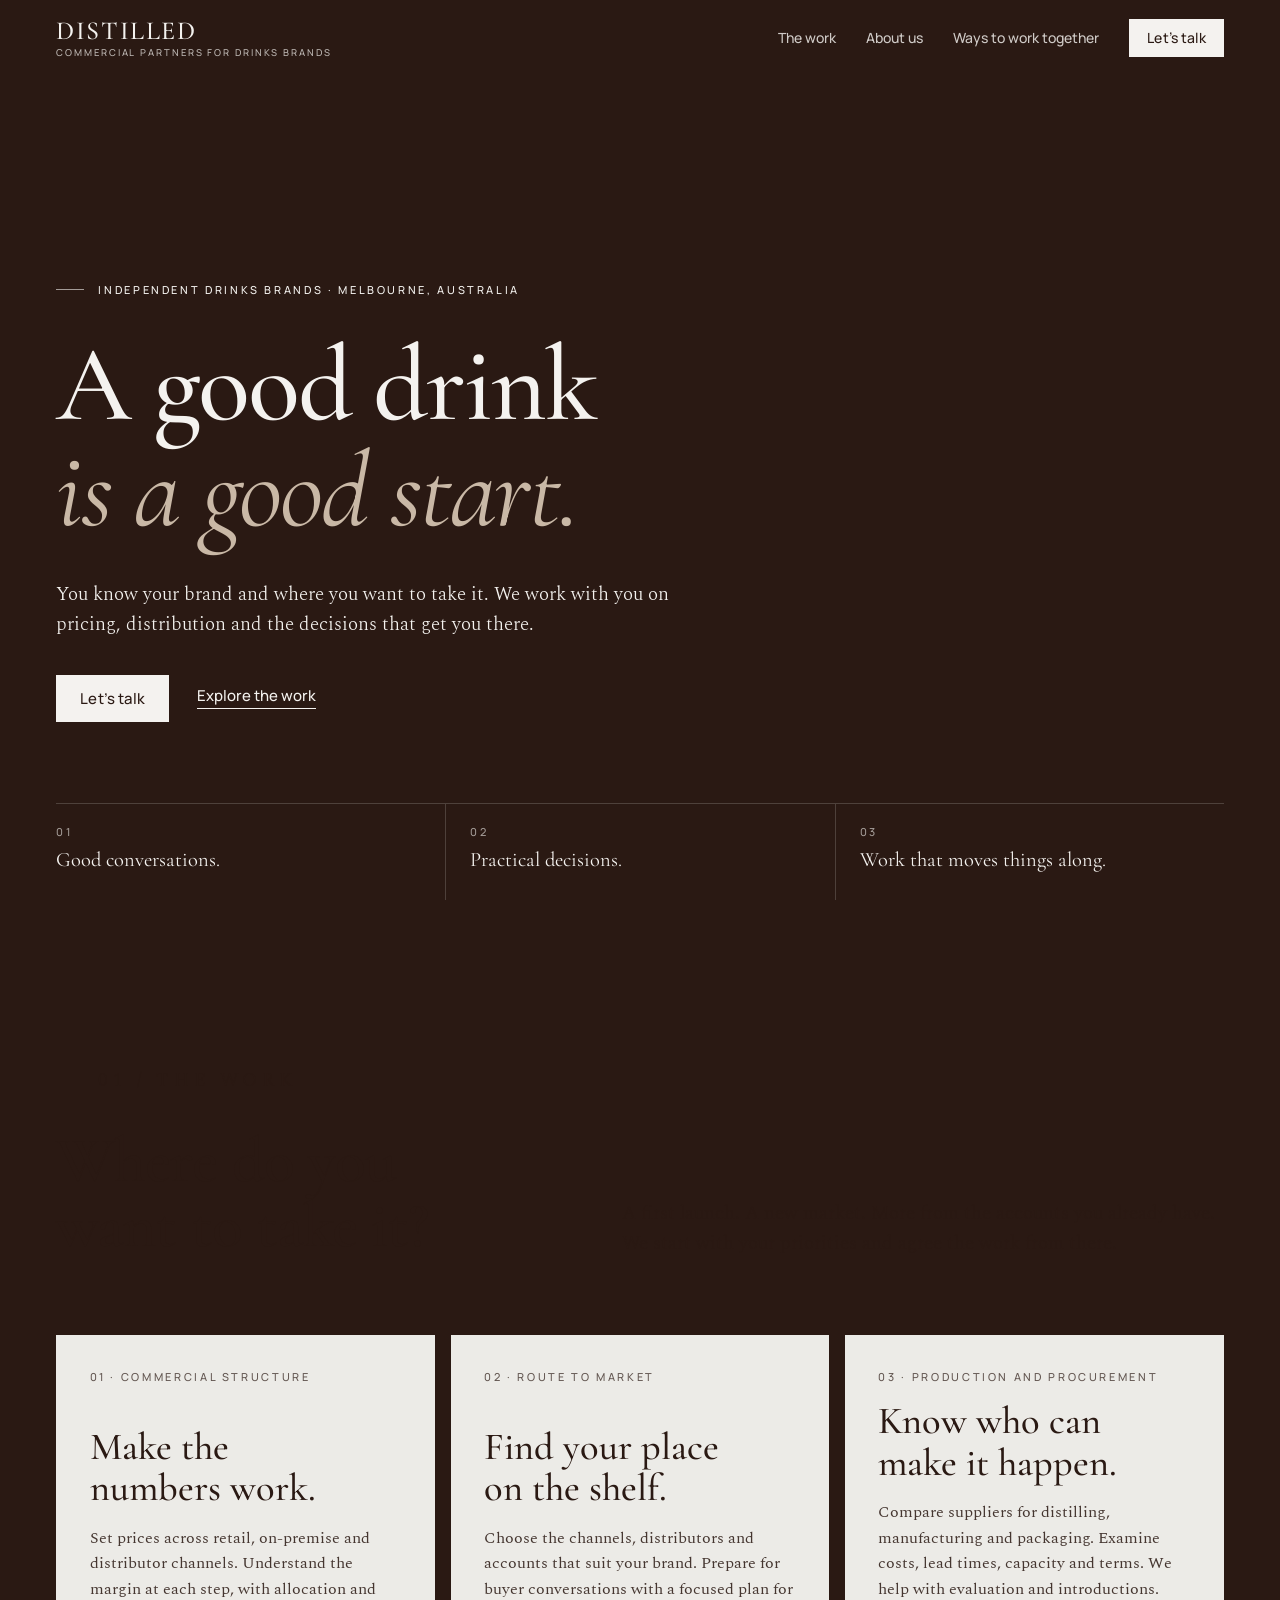
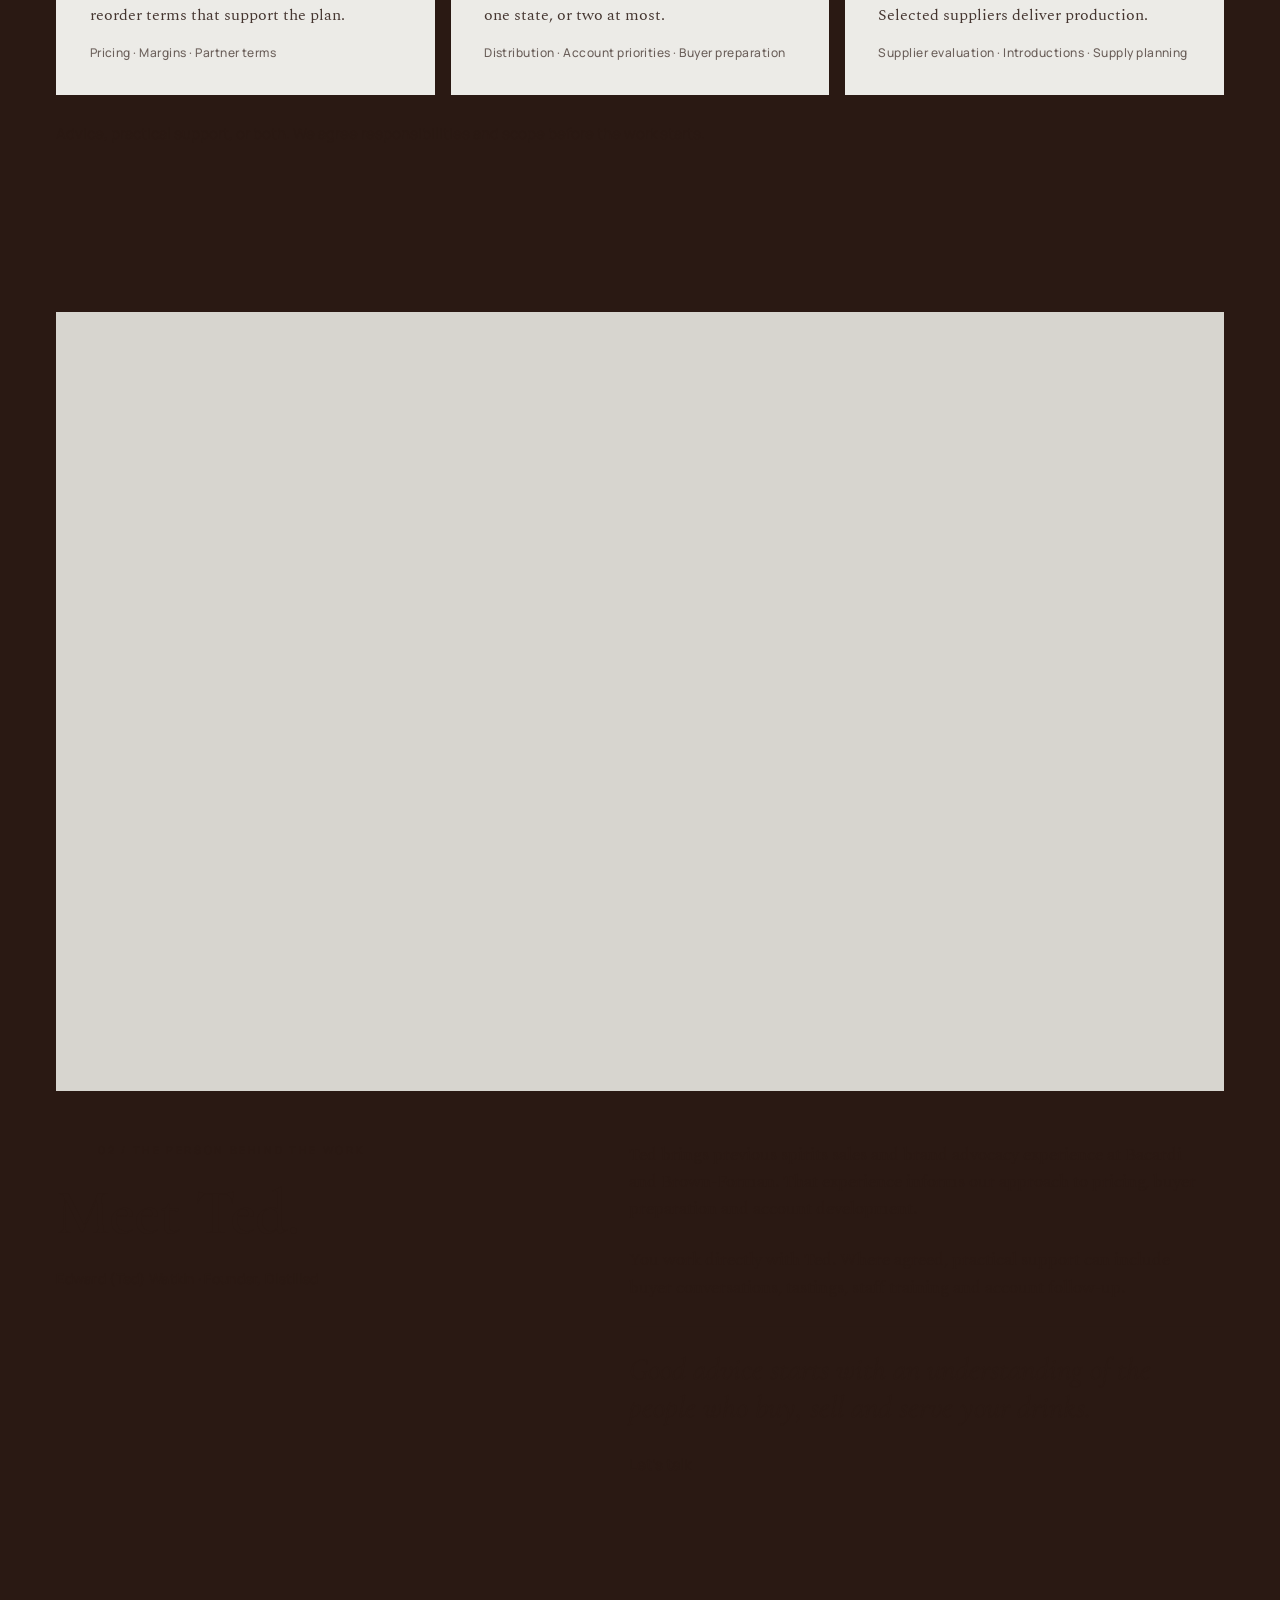
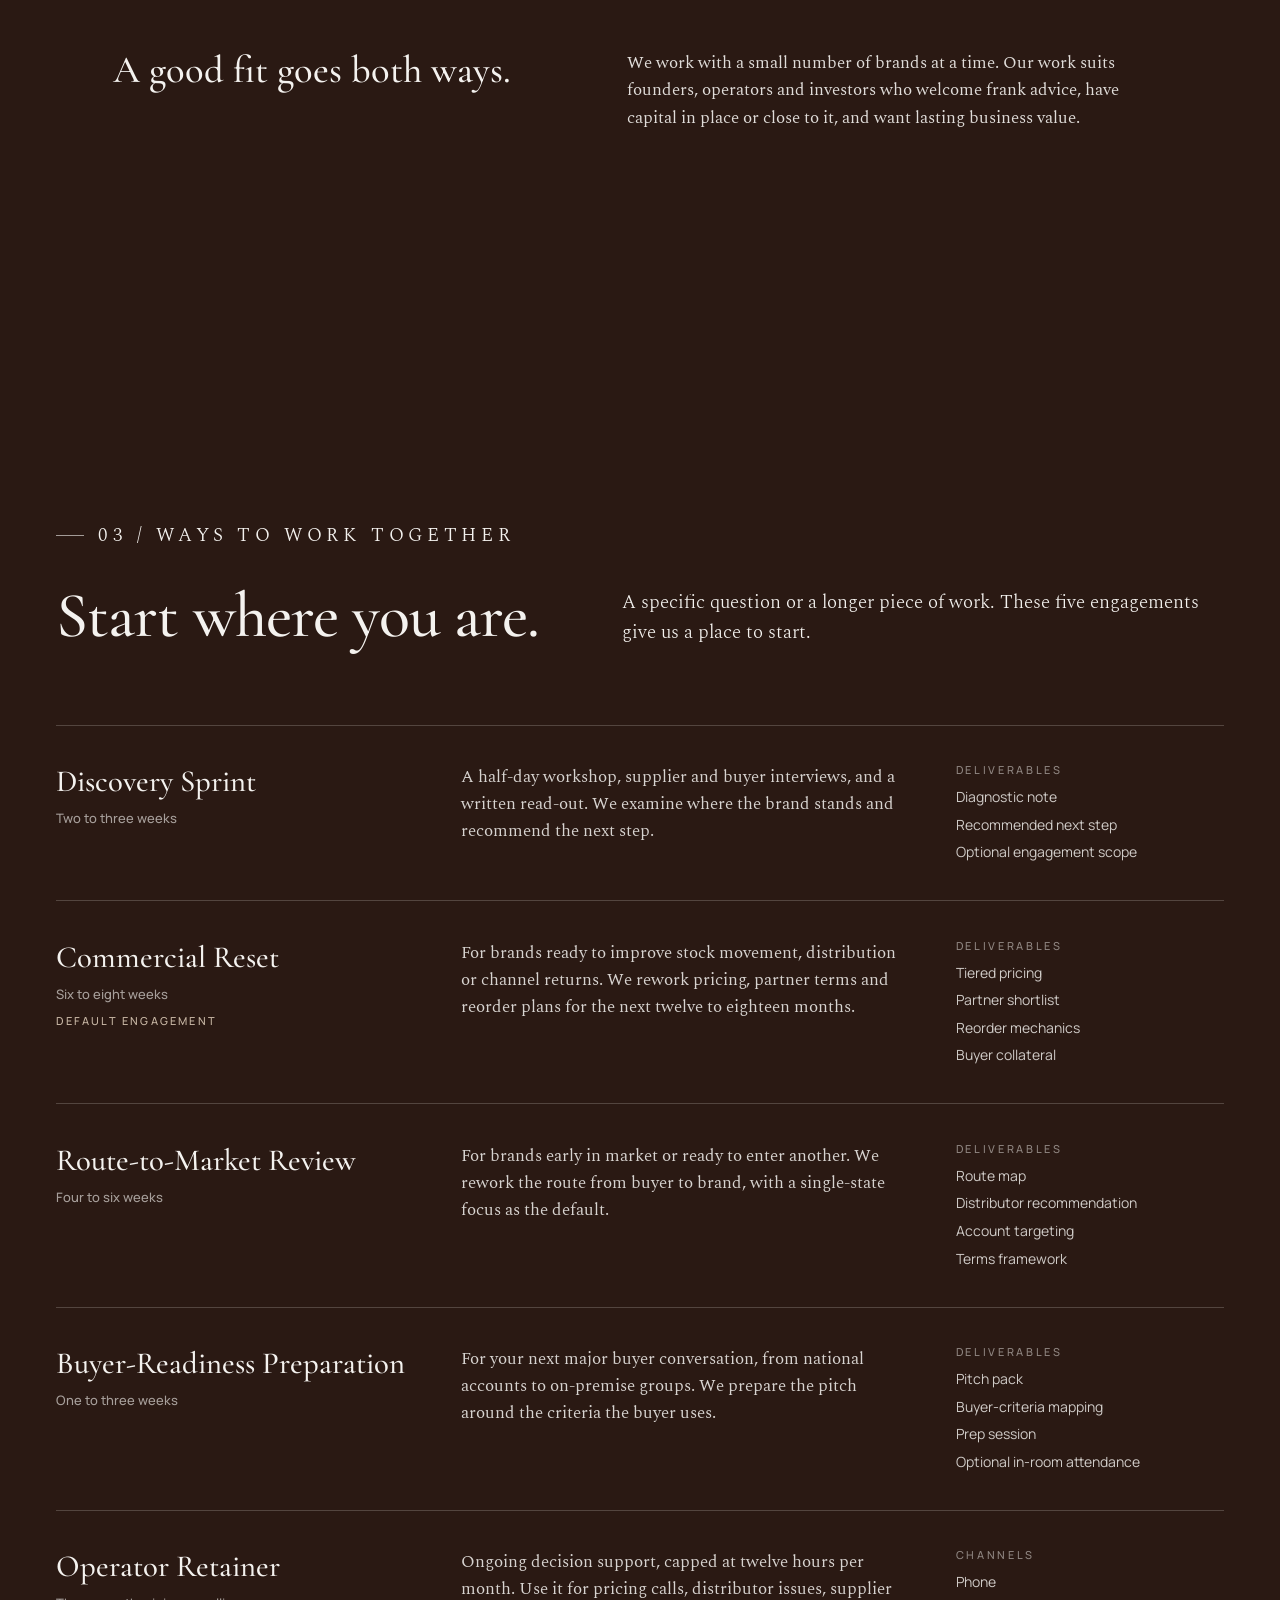
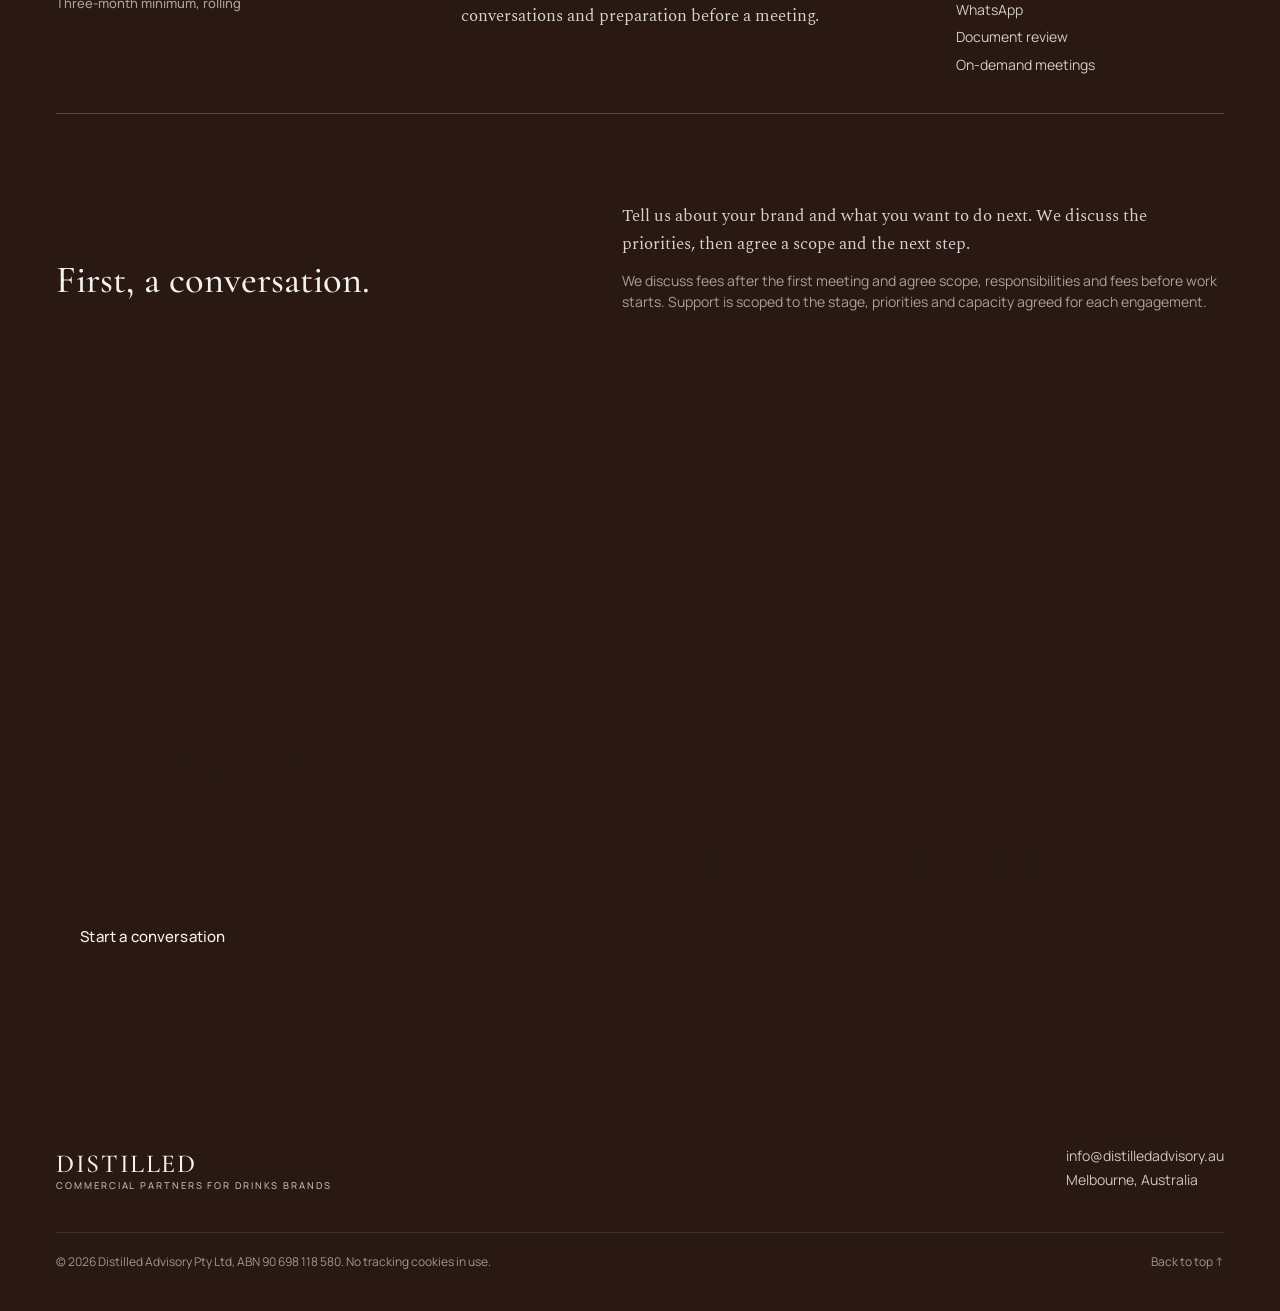
<file: index.html>
<!doctype html>
<html lang="en-AU">
<head>
  <meta charset="utf-8">
  <meta name="viewport" content="width=device-width, initial-scale=1">
  <title>Distilled · Commercial partners for drinks brands</title>
  <meta name="description" content="Distilled works with independent drinks brands on pricing, distribution and the commercial decisions that move a brand forward. Melbourne, Australia.">
  <link rel="canonical" href="https://distilledadvisory.au/">
  <meta property="og:type" content="website">
  <meta property="og:site_name" content="Distilled">
  <meta property="og:title" content="Distilled · Commercial partners for drinks brands">
  <meta property="og:description" content="Distilled works with independent drinks brands on pricing, distribution and the commercial decisions that move a brand forward.">
  <meta property="og:image" content="https://distilledadvisory.au/assets/icons/og-image.svg">
  <meta property="og:url" content="https://distilledadvisory.au/">
  <meta name="twitter:card" content="summary_large_image">
  <meta name="twitter:title" content="Distilled">
  <meta name="twitter:description" content="Commercial partners for drinks brands.">
  <meta name="twitter:image" content="https://distilledadvisory.au/assets/icons/og-image.svg">
  <meta name="theme-color" content="#2A1913">
  <link rel="icon" href="/assets/icons/favicon.svg" type="image/svg+xml">
  <link rel="apple-touch-icon" href="/assets/icons/apple-touch-icon.svg">
  <link rel="preconnect" href="https://fonts.googleapis.com">
  <link rel="preconnect" href="https://fonts.gstatic.com" crossorigin>
  <link rel="stylesheet" href="/assets/css/site.css?v=5">
</head>
<body data-tone="accent">
  <a class="skip" href="#main">Skip to content</a>

  <header class="site-header">
    <div class="wrap site-header__inner">
      <a class="brand" href="/" aria-label="Distilled, home">
        <span class="brand__word">DISTILLED</span>
        <span class="brand__desc">Commercial partners for drinks brands</span>
      </a>
      <button class="menu-btn" type="button" aria-expanded="false" aria-controls="site-nav">Menu</button>
      <nav class="nav" id="site-nav" aria-label="Main">
        <a href="#work">The work</a>
        <a href="#ted">About us</a>
        <a href="#engagements">Ways to work together</a>
        <a class="btn" href="enquire.html">Let’s talk</a>
      </nav>
    </div>
  </header>

  <main id="main">
    <section class="chapter tone-accent hero" data-tone="accent" aria-labelledby="hero-title">
      <div class="wrap hero__body">
        <p class="eyebrow reveal"><span class="stroke"></span>Independent drinks brands · Melbourne, Australia</p>
        <h1 id="hero-title" class="reveal">A good drink <em>is a good start.</em></h1>
        <p class="hero__lead reveal">You know your brand and where you want to take it. We work with you on pricing, distribution and the decisions that get you there.</p>
        <div class="hero__actions reveal">
          <a class="btn btn--light" href="enquire.html">Let’s talk</a>
          <a class="link" href="#work">Explore the work</a>
        </div>
      </div>
      <div class="wrap">
        <div class="hero__strip">
          <ol>
            <li><span class="n">01</span>Good conversations.</li>
            <li><span class="n">02</span>Practical decisions.</li>
            <li><span class="n">03</span>Work that moves things along.</li>
          </ol>
        </div>
      </div>
    </section>

    <section id="work" class="chapter tone-paper section" data-tone="paper" aria-labelledby="work-title">
      <div class="wrap">
        <div class="section__head">
          <p class="eyebrow reveal"><span class="stroke"></span>01 / The work</p>
          <h2 id="work-title" class="reveal">Where do you want to take it?</h2>
          <p class="reveal">A first launch. A new market. More from the accounts you already have. We start with your priorities and agree the work from there.</p>
        </div>
        <div class="lanes">
          <a class="lane reveal" href="#engagements">
            <span class="eyebrow">01 · Commercial structure</span>
            <h3>Make the numbers work.</h3>
            <p>Set prices across retail, on-premise and distributor channels. Understand the margin at each step, with allocation and reorder terms that support the plan.</p>
            <span class="tags">Pricing · Margins · Partner terms</span>
          </a>
          <a class="lane reveal" href="#engagements">
            <span class="eyebrow">02 · Route to market</span>
            <h3>Find your place on the shelf.</h3>
            <p>Choose the channels, distributors and accounts that suit your brand. Prepare for buyer conversations with a focused plan for one state, or two at most.</p>
            <span class="tags">Distribution · Account priorities · Buyer preparation</span>
          </a>
          <a class="lane reveal" href="#engagements">
            <span class="eyebrow">03 · Production and procurement</span>
            <h3>Know who can make it happen.</h3>
            <p>Compare suppliers for distilling, manufacturing and packaging. Examine costs, lead times, capacity and terms. We help with evaluation and introductions. Selected suppliers deliver production.</p>
            <span class="tags">Supplier evaluation · Introductions · Supply planning</span>
          </a>
        </div>
        <p class="after-note reveal">Advice, practical support, or both. We agree responsibilities and scope before the work starts.</p>
      </div>
    </section>

    <section id="ted" class="chapter tone-paper section" data-tone="paper" aria-labelledby="ted-title" style="padding-top:0">
      <div class="wrap">
        <div class="founder founder--photo">
          <!-- Photo chosen by Ted on 4 Nov 2026 from Astra's shortlist. Full scene kept: the interaction is the point. -->
          <figure class="portrait portrait--photo reveal" data-swap="portrait">
            <img class="photo"
                 src="/assets/img/ted-pouring-at-the-bar-1800.jpg"
                 srcset="assets/img/ted-pouring-at-the-bar-1000.jpg 1000w, /assets/img/ted-pouring-at-the-bar-1800.jpg 1800w"
                 sizes="(max-width: 1240px) calc(100vw - 48px), 1200px"
                 width="1800" height="1200" loading="lazy" decoding="async"
                 alt="Ted Watkin smiling while pouring a drink behind a bar with two other people.">
          </figure>
          <div class="founder__head">
            <p class="eyebrow reveal"><span class="stroke"></span>02 / The person behind the work</p>
            <h2 id="ted-title" class="reveal">Meet Ted.</h2>
            <p class="founder__name reveal">Edward (Ted) Watkin · Founder, Distilled</p>
          </div>
          <div class="founder__body">
            <p class="reveal">Ted brings previous spirits sales and brand advocacy experience at Bacardi and Brown-Forman. That experience informs our approach to pricing, buyer preparation and account development.</p>
            <p class="reveal">You work directly with Ted. Where agreed, practical support can include buyer conversations, tastings, staff training and account follow-up.</p>
            <p class="founder__quote reveal">Good advice starts with an understanding of the people who buy, sell and serve your drinks.</p>
            <p class="reveal"><a class="link" href="enquire.html">Let’s talk</a></p>
          </div>
        </div>

        <!-- Proof: shown only once named clients have given written permission and testimonials are supplied. -->
        <section class="proof" hidden data-swap="proof" aria-label="What clients say"></section>

        <div class="fit reveal">
          <h3>A good fit goes both ways.</h3>
          <p>We work with a small number of brands at a time. Our work suits founders, operators and investors who welcome frank advice, have capital in place or close to it, and want lasting business value.</p>
        </div>
      </div>
    </section>

    <section id="engagements" class="chapter tone-ink section" data-tone="ink" aria-labelledby="eng-title">
      <div class="wrap">
        <div class="section__head">
          <p class="eyebrow reveal"><span class="stroke"></span>03 / Ways to work together</p>
          <h2 id="eng-title" class="reveal">Start where you are.</h2>
          <p class="reveal">A specific question or a longer piece of work. These five engagements give us a place to start.</p>
        </div>
        <ol class="engagements">
          <li class="engagement reveal">
            <div><h3>Discovery Sprint</h3><span class="when">Two to three weeks</span></div>
            <p>A half-day workshop, supplier and buyer interviews, and a written read-out. We examine where the brand stands and recommend the next step.</p>
            <ul><li class="k">Deliverables</li><li>Diagnostic note</li><li>Recommended next step</li><li>Optional engagement scope</li></ul>
          </li>
          <li class="engagement reveal">
            <div><h3>Commercial Reset</h3><span class="when">Six to eight weeks</span><span class="default">Default engagement</span></div>
            <p>For brands ready to improve stock movement, distribution or channel returns. We rework pricing, partner terms and reorder plans for the next twelve to eighteen months.</p>
            <ul><li class="k">Deliverables</li><li>Tiered pricing</li><li>Partner shortlist</li><li>Reorder mechanics</li><li>Buyer collateral</li></ul>
          </li>
          <li class="engagement reveal">
            <div><h3>Route-to-Market Review</h3><span class="when">Four to six weeks</span></div>
            <p>For brands early in market or ready to enter another. We rework the route from buyer to brand, with a single-state focus as the default.</p>
            <ul><li class="k">Deliverables</li><li>Route map</li><li>Distributor recommendation</li><li>Account targeting</li><li>Terms framework</li></ul>
          </li>
          <li class="engagement reveal">
            <div><h3>Buyer-Readiness Preparation</h3><span class="when">One to three weeks</span></div>
            <p>For your next major buyer conversation, from national accounts to on-premise groups. We prepare the pitch around the criteria the buyer uses.</p>
            <ul><li class="k">Deliverables</li><li>Pitch pack</li><li>Buyer-criteria mapping</li><li>Prep session</li><li>Optional in-room attendance</li></ul>
          </li>
          <li class="engagement reveal">
            <div><h3>Operator Retainer</h3><span class="when">Three-month minimum, rolling</span></div>
            <p>Ongoing decision support, capped at twelve hours per month. Use it for pricing calls, distributor issues, supplier conversations and preparation before a meeting.</p>
            <ul><li class="k">Channels</li><li>Phone</li><li>WhatsApp</li><li>Document review</li><li>On-demand meetings</li></ul>
          </li>
        </ol>
        <div class="start">
          <h3 class="reveal">First, a conversation.</h3>
          <div class="reveal">
            <p>Tell us about your brand and what you want to do next. We discuss the priorities, then agree a scope and the next step.</p>
            <p class="fee">We discuss fees after the first meeting and agree scope, responsibilities and fees before work starts. Support is scoped to the stage, priorities and capacity agreed for each engagement.</p>
          </div>
        </div>
      </div>
    </section>

    <section id="contact" class="chapter tone-paper close" data-tone="paper" aria-labelledby="close-title">
      <div class="wrap">
        <p class="eyebrow reveal"><span class="stroke"></span>Over to you</p>
        <h2 id="close-title" class="reveal">Let’s talk.</h2>
        <div class="close__grid">
          <div class="reveal">
            <a class="btn btn--dark" href="enquire.html">Start a conversation</a>
          </div>
          <div class="reveal">
            <p>Tell us about your brand and what you want to do next.</p>
            <p class="close__reply">Ted will review your enquiry and reply within three business days. If there is a fit, we will arrange a conversation about the work.</p>
          </div>
        </div>
      </div>
    </section>
  </main>

  <footer class="site-footer">
    <div class="wrap">
      <div class="site-footer__row">
        <a class="brand" href="/" aria-label="Distilled, home">
          <span class="brand__word">DISTILLED</span>
          <span class="brand__desc">Commercial partners for drinks brands</span>
        </a>
        <address><a href="mailto:info@distilledadvisory.au">info@distilledadvisory.au</a><br>Melbourne, Australia</address>
      </div>
      <div class="legal">
        <span>© 2026 Distilled Advisory Pty Ltd, ABN 90 698 118 580. No tracking cookies in use.</span>
        <a href="#main">Back to top ↑</a>
      </div>
    </div>
  </footer>
  <script src="/assets/js/site.js?v=5"></script>
</body>
</html>
</file>
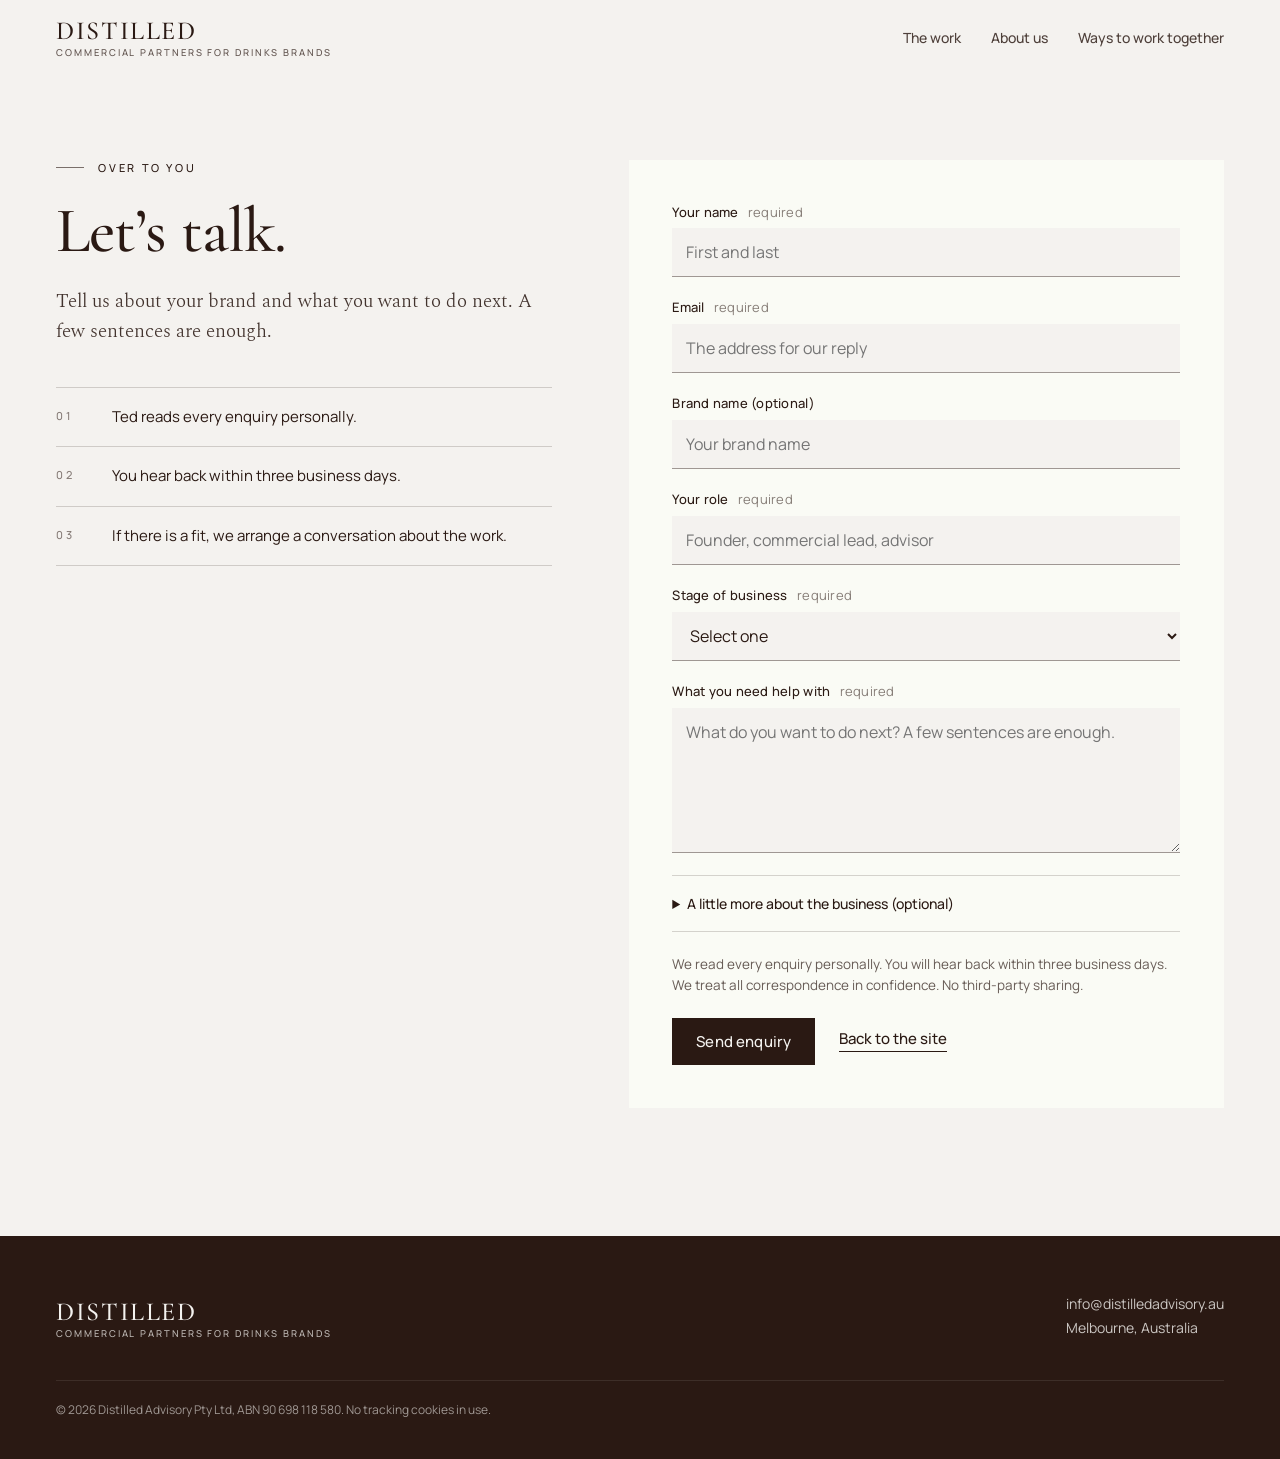
<file: enquire.html>
<!doctype html>
<html lang="en-AU">
<head>
  <meta charset="utf-8">
  <meta name="viewport" content="width=device-width, initial-scale=1">
  <title>Let’s talk · Distilled</title>
  <meta name="description" content="Tell us about your brand and what you want to do next. Ted replies within three business days.">
  <meta name="robots" content="noindex">
  <meta name="theme-color" content="#2A1913">
  <link rel="icon" href="/assets/icons/favicon.svg" type="image/svg+xml">
  <link rel="apple-touch-icon" href="/assets/icons/apple-touch-icon.svg">
  <link rel="preconnect" href="https://fonts.googleapis.com">
  <link rel="preconnect" href="https://fonts.gstatic.com" crossorigin>
  <link rel="stylesheet" href="/assets/css/site.css?v=5">
</head>
<body data-tone="paper">
  <a class="skip" href="#main">Skip to content</a>
  <header class="site-header is-light">
    <div class="wrap site-header__inner">
      <a class="brand" href="/" aria-label="Distilled, home">
        <span class="brand__word">DISTILLED</span>
        <span class="brand__desc">Commercial partners for drinks brands</span>
      </a>
      <button class="menu-btn" type="button" aria-expanded="false" aria-controls="site-nav">Menu</button>
      <nav class="nav" id="site-nav" aria-label="Main">
        <a href="/#work">The work</a>
        <a href="/#ted">About us</a>
        <a href="/#engagements">Ways to work together</a>
      </nav>
    </div>
  </header>

  <main id="main" class="chapter tone-paper enquire" data-tone="paper">
    <div class="wrap enquire__grid">
      <div class="enquire__intro">
        <p class="eyebrow"><span class="stroke"></span>Over to you</p>
        <h1>Let’s talk.</h1>
        <p>Tell us about your brand and what you want to do next. A few sentences are enough.</p>
        <ol class="steps">
          <li><span class="n">01</span><span>Ted reads every enquiry personally.</span></li>
          <li><span class="n">02</span><span>You hear back within three business days.</span></li>
          <li><span class="n">03</span><span>If there is a fit, we arrange a conversation about the work.</span></li>
        </ol>
      </div>

      <form
        class="form"
        name="enquiry"
        method="POST"
        action="/thanks.html"
        data-netlify="true"
        data-netlify-honeypot="bot-field"
      >
        <input type="hidden" name="form-name" value="enquiry">

        <p class="form__hp" aria-hidden="true">
          <label>Do not fill this out if you are human: <input name="bot-field" tabindex="-1" autocomplete="off"></label>
        </p>

        <div class="form__field">
          <label class="form__label" for="name">Your name <span class="form__required">required</span></label>
          <input class="form__input" type="text" id="name" name="name" required autocomplete="name" placeholder="First and last">
        </div>

        <div class="form__field">
          <label class="form__label" for="email">Email <span class="form__required">required</span></label>
          <input class="form__input" type="email" id="email" name="email" required autocomplete="email" placeholder="The address for our reply">
        </div>

        <div class="form__field">
          <label class="form__label" for="brand">Brand name (optional)</label>
          <input class="form__input" type="text" id="brand" name="brand" placeholder="Your brand name">
        </div>

        <div class="form__field">
          <label class="form__label" for="role">Your role <span class="form__required">required</span></label>
          <input class="form__input" type="text" id="role" name="role" required placeholder="Founder, commercial lead, advisor">
        </div>

        <div class="form__field">
          <label class="form__label" for="stage">Stage of business <span class="form__required">required</span></label>
          <select class="form__select" id="stage" name="stage" required>
            <option value="" disabled selected>Select one</option>
            <option value="Pre-launch, in production">Pre-launch, in production</option>
            <option value="Launched, early distribution">Launched, early distribution</option>
            <option value="In-market, scaling">In-market, scaling</option>
            <option value="In-market, stalled or resetting">In-market, stalled or resetting</option>
            <option value="Moving between markets">Moving between markets</option>
          </select>
        </div>

        <div class="form__field">
          <label class="form__label" for="brief">What you need help with <span class="form__required">required</span></label>
          <textarea class="form__textarea" id="brief" name="brief" required rows="5" placeholder="What do you want to do next? A few sentences are enough."></textarea>
        </div>

        <details class="form__optional">
          <summary>A little more about the business (optional)</summary>
          <p class="form__note">Distribution, capital and how you found us. Share what is useful now, or discuss it with Ted later.</p>
          <div class="form__field">
            <label class="form__label" for="distribution">Current distribution status</label>
            <textarea class="form__textarea" id="distribution" name="distribution" rows="3" placeholder="Where the brand is selling now. Distributor, channel mix, geographies."></textarea>
          </div>
          <div class="form__field">
            <label class="form__label" for="capital">Capital position</label>
            <select class="form__select" id="capital" name="capital">
              <option value="" disabled selected>Select one</option>
              <option value="Self-funded, runway in place">Self-funded, runway in place</option>
              <option value="Self-funded, runway tight">Self-funded, runway tight</option>
              <option value="Capital raised, deploying">Capital raised, deploying</option>
              <option value="Preparing to raise">Preparing to raise</option>
              <option value="Generating meaningful revenue">Generating meaningful revenue</option>
              <option value="Prefer not to say">Prefer not to say</option>
            </select>
          </div>
          <div class="form__field">
            <label class="form__label" for="referral">How you heard about us</label>
            <input class="form__input" type="text" id="referral" name="referral" placeholder="An introduction, a search, a referral">
          </div>
        </details>

        <p class="form__note">We read every enquiry personally. You will hear back within three business days. We treat all correspondence in confidence. No third-party sharing.</p>

        <div class="form__actions">
          <button type="submit" class="btn btn--dark form__submit">Send enquiry</button>
          <a href="/" class="link">Back to the site</a>
        </div>
      </form>
    </div>
  </main>

  <footer class="site-footer">
    <div class="wrap">
      <div class="site-footer__row">
        <a class="brand" href="/" aria-label="Distilled, home">
          <span class="brand__word">DISTILLED</span>
          <span class="brand__desc">Commercial partners for drinks brands</span>
        </a>
        <address><a href="mailto:info@distilledadvisory.au">info@distilledadvisory.au</a><br>Melbourne, Australia</address>
      </div>
      <div class="legal">
        <span>© 2026 Distilled Advisory Pty Ltd, ABN 90 698 118 580. No tracking cookies in use.</span>
      </div>
    </div>
  </footer>
  <script src="/assets/js/site.js?v=5"></script>
</body>
</html>
</file>
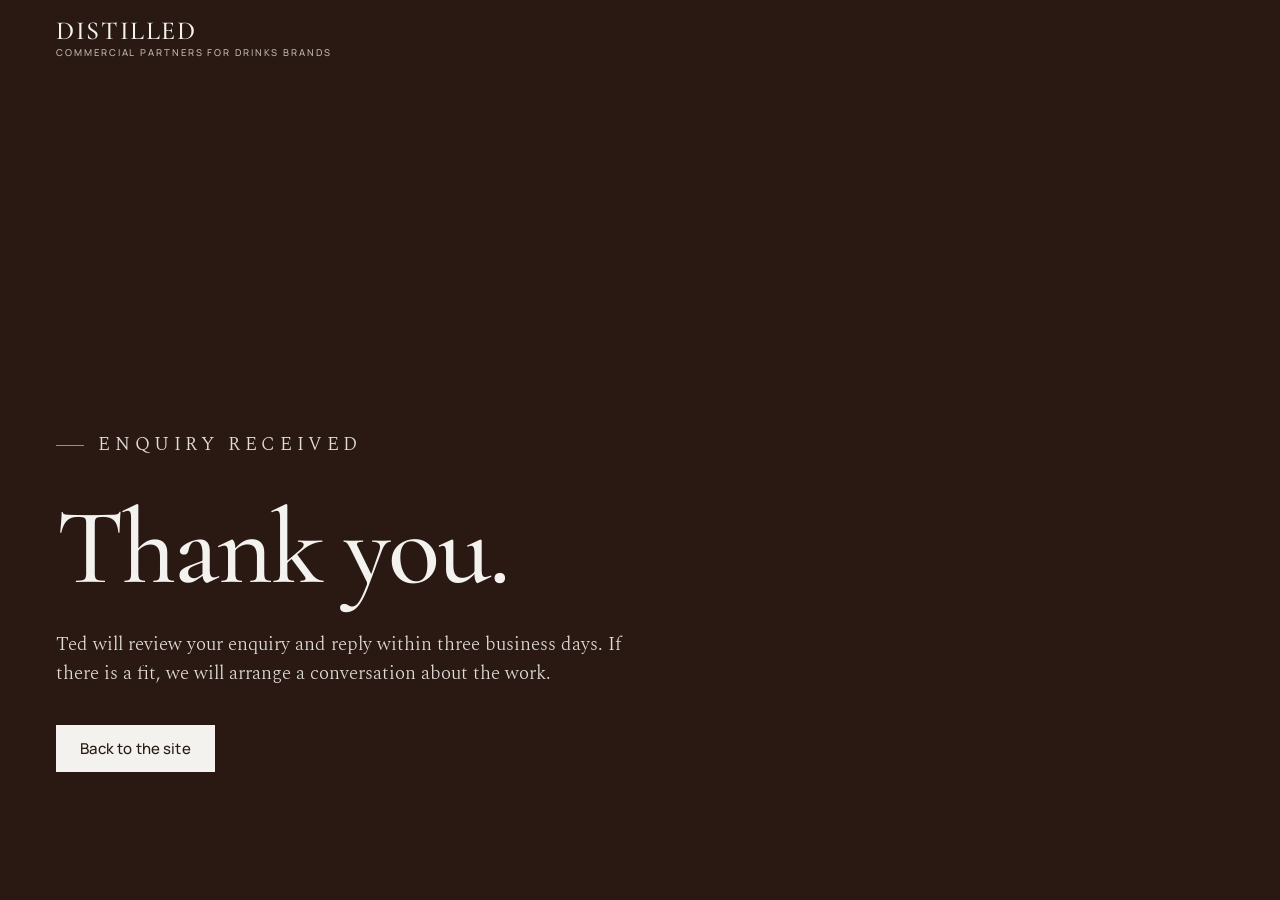
<file: thanks.html>
<!doctype html>
<html lang="en-AU">
<head>
  <meta charset="utf-8">
  <meta name="viewport" content="width=device-width, initial-scale=1">
  <title>Thank you · Distilled</title>
  <meta name="robots" content="noindex">
  <meta name="theme-color" content="#2A1913">
  <link rel="icon" href="/assets/icons/favicon.svg" type="image/svg+xml">
  <link rel="apple-touch-icon" href="/assets/icons/apple-touch-icon.svg">
  <link rel="preconnect" href="https://fonts.googleapis.com">
  <link rel="preconnect" href="https://fonts.gstatic.com" crossorigin>
  <link rel="stylesheet" href="/assets/css/site.css?v=5">
</head>
<body data-tone="accent">
  <header class="site-header">
    <div class="wrap site-header__inner">
      <a class="brand" href="/" aria-label="Distilled, home"><span class="brand__word">DISTILLED</span><span class="brand__desc">Commercial partners for drinks brands</span></a>
    </div>
  </header>
  <main id="main" class="chapter tone-accent simple" data-tone="accent">
    <div class="wrap">
      <p class="eyebrow"><span class="stroke"></span>Enquiry received</p>
      <h1>Thank you.</h1>
      <p>Ted will review your enquiry and reply within three business days. If there is a fit, we will arrange a conversation about the work.</p>
      <a class="btn btn--light" href="/">Back to the site</a>
    </div>
  </main>
  <script src="/assets/js/site.js?v=5"></script>
</body>
</html>
</file>
<file: assets/css/site.css>
/* Distilled site. Own code, built from the Distilled design system tokens.
   Layout reference: forerunnerventures.com (studied, not copied). */

@import url('https://fonts.googleapis.com/css2?family=Cormorant+Garamond:ital,wght@0,400;0,500;0,600;1,400;1,500&family=Spectral:ital,wght@0,300;0,400;1,300&family=Manrope:wght@400;500;600&display=swap');

:root {
  /* Whisky and cream (design system Whisky tokens, 4 Nov 2026): Whisky is the only dark, for text, panels and backgrounds. */
  --ink-900: #2A1913;
  --ink-800: #3A251C;
  --ink-700: #4E3427;
  --ink-500: #7E6A5E;
  --paper-300: #D7D5CF;
  --paper-200: #ECEBE7;
  --paper-100: #F4F2EF;
  --paper-50: #FAFBF5;

  --accent: var(--ink-900);
  --accent-soft: #C9B8A6;

  --font-display: 'Cormorant Garamond', Georgia, serif;
  --font-body: 'Spectral', Georgia, serif;
  --font-sans: 'Manrope', -apple-system, BlinkMacSystemFont, system-ui, sans-serif;

  --type-hero: clamp(48px, 8.4vw, 124px);
  --type-display: clamp(38px, 5vw, 72px);
  --type-h2: clamp(28px, 3vw, 40px);
  --type-h3: clamp(22px, 2vw, 26px);
  --type-lead: clamp(18px, 1.5vw, 21px);
  --type-body: 17px;
  --type-small: 14px;
  --type-label: 11px;

  --gutter: clamp(20px, 4.4vw, 64px);
  --max: 1320px;
  --ease: cubic-bezier(0.32, 0.08, 0.24, 1);
  --d1: 120ms;
  --d2: 220ms;
  --d3: 360ms;
}

*, *::before, *::after { box-sizing: border-box; }
html { -webkit-text-size-adjust: 100%; scroll-behavior: smooth; }
@media (prefers-reduced-motion: reduce) { html { scroll-behavior: auto; } }
body {
  margin: 0;
  background: var(--paper-100);
  color: var(--ink-900);
  font: 400 var(--type-body)/1.6 var(--font-body);
  -webkit-font-smoothing: antialiased;
  text-rendering: optimizeLegibility;
  transition: background-color var(--d3) var(--ease);
}
img, svg { display: block; max-width: 100%; }
a { color: inherit; }
p { margin: 0; }
h1, h2, h3 { margin: 0; font-family: var(--font-display); font-weight: 500; text-wrap: balance; }
:focus-visible { outline: 2px solid currentColor; outline-offset: 3px; }

.skip { position: absolute; left: -9999px; top: 0; }
.skip:focus { left: 16px; top: 16px; z-index: 100; background: var(--paper-50); color: var(--ink-900); padding: 10px 14px; font: 500 14px var(--font-sans); }

.wrap { width: 100%; max-width: var(--max); margin: 0 auto; padding: 0 var(--gutter); }

/* ---------- Labels and the signature stroke ---------- */
.eyebrow {
  display: flex; align-items: center; gap: 14px; flex-wrap: wrap;
  font: 500 var(--type-label)/1.4 var(--font-sans);
  letter-spacing: 0.24em; text-transform: uppercase;
}
.stroke { display: inline-block; width: 28px; height: 1px; background: currentColor; opacity: 0.6; }
.tags { font: 500 12px/1.5 var(--font-sans); letter-spacing: 0.04em; opacity: 0.66; }

/* ---------- Chapters (tones) ---------- */
.tone-accent { background: var(--accent); color: var(--paper-100); }
.tone-paper  { background: var(--paper-100); color: var(--ink-900); }
.tone-ink    { background: var(--ink-900); color: var(--paper-100); }
/* With JS, the page itself changes colour between chapters, as on the reference site. */
html.js .chapter { background: transparent; }
html.js body[data-tone="accent"] { background: var(--accent); }
html.js body[data-tone="paper"]  { background: var(--paper-100); }
html.js body[data-tone="ink"]    { background: var(--ink-900); }
.chapter { transition: color var(--d3) var(--ease); }

/* ---------- Buttons ---------- */
.btn {
  display: inline-flex; align-items: center; gap: 10px;
  font: 500 15px/1 var(--font-sans); letter-spacing: 0.01em;
  text-decoration: none; padding: 16px 24px; border: 0; border-radius: 0; cursor: pointer;
  transition: background-color var(--d2) var(--ease), color var(--d2) var(--ease);
}
.btn--light { background: var(--paper-100); color: var(--ink-900); }
.btn--light:hover { background: var(--paper-300); }
.btn--dark { background: var(--ink-900); color: var(--paper-100); }
.btn--dark:hover { background: var(--ink-700); }
.link {
  font: 500 15px/1 var(--font-sans); text-decoration: none;
  background: linear-gradient(currentColor, currentColor) 0 100% / 100% 1px no-repeat;
  padding-bottom: 6px; transition: background-size var(--d2) var(--ease);
}
.link:hover { background-size: 28px 1px; }

/* ---------- Header ---------- */
.site-header {
  position: fixed; inset: 0 0 auto 0; z-index: 50; color: var(--paper-100);
  transition: color var(--d3) var(--ease), background-color var(--d3) var(--ease);
}
.site-header.is-light { color: var(--ink-900); }
.site-header.is-scrolled { background: var(--hdr-bg, transparent); }
.site-header__inner { display: flex; align-items: center; justify-content: space-between; gap: 24px; height: 76px; }
.brand { text-decoration: none; display: flex; flex-direction: column; gap: 3px; }
.brand__word { font: 500 26px/1 var(--font-display); letter-spacing: 0.06em; }
.brand__desc { font: 500 9.5px/1.2 var(--font-sans); letter-spacing: 0.2em; text-transform: uppercase; opacity: 0.72; }
.nav { display: flex; align-items: center; gap: 30px; }
.nav a:not(.btn) { font: 500 14px/1 var(--font-sans); text-decoration: none; opacity: 0.82; transition: opacity var(--d1) var(--ease); }
.nav a:not(.btn):hover { opacity: 1; }
.nav .btn { padding: 12px 18px; font-size: 14px; }
.site-header:not(.is-light) .nav .btn { background: var(--paper-100); color: var(--ink-900); }
.site-header.is-light .nav .btn { background: var(--ink-900); color: var(--paper-100); }
.menu-btn { display: none; background: none; border: 0; color: inherit; font: 500 14px var(--font-sans); padding: 10px 0; cursor: pointer; }

@media (max-width: 860px) {
  .menu-btn { display: block; }
  .nav {
    position: fixed; inset: 76px 0 auto 0; flex-direction: column; align-items: flex-start; gap: 0;
    background: var(--ink-900); color: var(--paper-100); padding: 8px var(--gutter) 28px;
    display: none;
  }
  .nav.is-open { display: flex; }
  .nav a:not(.btn) { font-size: 20px; font-family: var(--font-display); padding: 14px 0; width: 100%; border-bottom: 1px solid rgba(244,242,239,.14); opacity: 1; }
  .nav .btn { margin-top: 20px; background: var(--paper-100) !important; color: var(--ink-900) !important; }
}

/* ---------- Hero ---------- */
.hero { min-height: 100svh; display: flex; flex-direction: column; justify-content: flex-end; padding: 140px 0 0; }
.hero__body { display: grid; grid-template-columns: minmax(0, 1fr); gap: 36px; padding-bottom: clamp(56px, 9vh, 112px); }
.hero h1 { font-size: var(--type-hero); line-height: 0.98; letter-spacing: -0.02em; font-weight: 500; max-width: 12ch; }
.hero h1 em { display: block; font-style: italic; font-weight: 400; color: var(--accent-soft); }
.hero__lead { font: 300 var(--type-lead)/1.55 var(--font-body); max-width: 34em; opacity: 0.9; }
.hero__actions { display: flex; align-items: center; gap: 28px; flex-wrap: wrap; }
.hero__strip { border-top: 1px solid rgba(244,242,239,.18); }
.hero__strip ol { list-style: none; margin: 0; padding: 0; display: grid; grid-template-columns: repeat(3, minmax(0, 1fr)); }
.hero__strip li { padding: 22px 24px 26px 0; font: 400 clamp(18px, 1.6vw, 22px)/1.3 var(--font-display); }
.hero__strip li + li { padding-left: 24px; border-left: 1px solid rgba(244,242,239,.18); }
.hero__strip .n { display: block; font: 500 var(--type-label)/1 var(--font-sans); letter-spacing: .24em; opacity: .6; margin-bottom: 10px; }
@media (max-width: 720px) {
  .hero__strip ol { grid-template-columns: 1fr; }
  .hero__strip li, .hero__strip li + li { padding: 16px 0; border-left: 0; }
  .hero__strip li + li { border-top: 1px solid rgba(244,242,239,.18); }
}

/* ---------- Sections ---------- */
.section { padding: clamp(96px, 13vw, 176px) 0; }
.section__head { display: grid; grid-template-columns: minmax(0, 5fr) minmax(0, 6fr); gap: 32px 64px; align-items: end; margin-bottom: clamp(48px, 6vw, 88px); }
.section__head .eyebrow { grid-column: 1 / -1; }
.section__head h2 { font-size: var(--type-display); line-height: 1.02; letter-spacing: -0.015em; }
.section__head p { font: 300 var(--type-lead)/1.55 var(--font-body); max-width: 32em; opacity: .88; }
@media (max-width: 860px) { .section__head { grid-template-columns: 1fr; align-items: start; } }

/* Service lanes: flat recessed panels, numbered */
.lanes { display: grid; grid-template-columns: repeat(3, minmax(0, 1fr)); gap: 16px; }
.lane {
  background: var(--paper-200); padding: clamp(24px, 2.6vw, 36px); display: flex; flex-direction: column; gap: 16px; min-height: 360px;
  text-decoration: none; transition: background-color var(--d2) var(--ease);
}
.lane:hover { background: var(--paper-300); }
.lane .eyebrow { opacity: .7; }
.lane h3 { font-size: var(--type-h2); line-height: 1.08; margin-top: auto; }
.lane p { font-size: 16px; line-height: 1.6; opacity: .86; }
.after-note { margin-top: 28px; font: 400 15px/1.5 var(--font-sans); opacity: .72; }
@media (max-width: 960px) { .lanes { grid-template-columns: 1fr; } .lane { min-height: 0; } .lane h3 { margin-top: 12px; } }

/* Founder */
.founder { display: grid; grid-template-columns: minmax(0, 5fr) minmax(0, 6fr); gap: clamp(40px, 6vw, 96px); align-items: start; }
.portrait { position: relative; aspect-ratio: 4 / 5; background: var(--ink-900); color: var(--paper-100); display: grid; place-items: center; overflow: hidden; }
.portrait img.photo { position: absolute; inset: 0; width: 100%; height: 100%; object-fit: cover; }
.portrait .mark { width: 38%; opacity: .9; }
.portrait figcaption { position: absolute; left: 20px; bottom: 18px; font: 500 var(--type-label)/1 var(--font-sans); letter-spacing: .24em; text-transform: uppercase; opacity: .6; }
.founder__body { display: flex; flex-direction: column; gap: 24px; padding-top: 8px; }
.founder__body h2 { font-size: var(--type-display); line-height: 1; letter-spacing: -0.015em; }
.founder__name { font: 500 14px/1.4 var(--font-sans); letter-spacing: .02em; opacity: .7; }
.founder__quote { font: 400 italic clamp(24px, 2.4vw, 32px)/1.25 var(--font-display); padding-top: 24px; border-top: 1px solid rgba(42,25,19,.18); }
.founder__body p:not(.founder__name):not(.founder__quote) { max-width: 34em; opacity: .88; }
@media (max-width: 860px) { .founder { grid-template-columns: 1fr; } .portrait { max-width: 440px; } }

/* Founder with a wide candid photo: full scene across the top, heading left, story right */
.founder--photo { row-gap: clamp(32px, 4vw, 56px); }
.portrait--photo { grid-column: 1 / -1; aspect-ratio: 3 / 2; margin: 0; background: var(--paper-300); }
.founder__head { display: flex; flex-direction: column; gap: 24px; }
.founder__head h2 { font-size: var(--type-display); line-height: 1; letter-spacing: -0.015em; }
.founder--photo .founder__body { padding-top: 0; }
@media (max-width: 860px) { .portrait--photo { max-width: none; } .founder--photo { row-gap: 24px; } }

/* Good-fit card: the one accent panel on paper */
.fit {
  margin-top: clamp(72px, 9vw, 128px); background: var(--accent); color: var(--paper-100);
  display: grid; grid-template-columns: minmax(0, 5fr) minmax(0, 6fr); gap: 24px 64px; padding: clamp(32px, 4.4vw, 64px);
}
.fit h3 { font-size: var(--type-h2); line-height: 1.08; }
.fit p { opacity: .9; max-width: 34em; }
@media (max-width: 860px) { .fit { grid-template-columns: 1fr; } }

/* Testimonials and named clients: hidden until real, permitted content exists */
.proof[hidden] { display: none; }

/* Engagements: list rows on ink */
.engagements { list-style: none; margin: 0; padding: 0; border-top: 1px solid rgba(244,242,239,.2); }
.engagement { display: grid; grid-template-columns: minmax(0, 4fr) minmax(0, 5fr) minmax(0, 3fr); gap: 16px 48px; padding: clamp(28px, 3vw, 40px) 0; border-bottom: 1px solid rgba(244,242,239,.2); }
.engagement h3 { font-size: clamp(26px, 2.4vw, 34px); line-height: 1.15; }
.engagement .when { display: block; margin-top: 10px; font: 500 13px/1.4 var(--font-sans); opacity: .62; }
.engagement .default { display: inline-block; margin-top: 12px; font: 500 var(--type-label)/1 var(--font-sans); letter-spacing: .2em; text-transform: uppercase; color: var(--accent-soft); }
.engagement p { opacity: .86; }
.engagement ul { list-style: none; margin: 0; padding: 0; display: flex; flex-direction: column; gap: 8px; font: 400 14px/1.4 var(--font-sans); }
.engagement ul li { opacity: .82; }
.engagement .k { display: block; font: 500 var(--type-label)/1 var(--font-sans); letter-spacing: .24em; text-transform: uppercase; opacity: .5; margin-bottom: 4px; }
@media (max-width: 960px) { .engagement { grid-template-columns: 1fr; } }
.start { display: grid; grid-template-columns: minmax(0, 5fr) minmax(0, 6fr); gap: 24px 64px; margin-top: clamp(56px, 7vw, 96px); align-items: end; }
.start h3 { font-size: var(--type-h2); }
.start p { opacity: .86; }
.start .fee { font: 400 14px/1.5 var(--font-sans); opacity: .62; margin-top: 12px; }
@media (max-width: 860px) { .start { grid-template-columns: 1fr; } }

/* Close */
.close { padding: clamp(112px, 15vw, 200px) 0 clamp(80px, 10vw, 136px); }
.close h2 { font-size: var(--type-hero); line-height: .98; letter-spacing: -0.02em; margin: 28px 0 32px; }
.close__grid { display: grid; grid-template-columns: minmax(0, 5fr) minmax(0, 6fr); gap: 32px 64px; align-items: end; }
.close__grid p { font: 300 var(--type-lead)/1.55 var(--font-body); opacity: .9; max-width: 30em; }
.close__reply { margin-top: 20px; font: 400 14px/1.5 var(--font-sans); opacity: .66; }
@media (max-width: 860px) { .close__grid { grid-template-columns: 1fr; } }

/* Footer */
.site-footer { background: var(--ink-900); color: var(--paper-100); padding: 56px 0 40px; }
.site-footer__row { display: flex; flex-wrap: wrap; justify-content: space-between; gap: 28px; align-items: flex-end; }
.site-footer address { font: 400 14px/1.7 var(--font-sans); font-style: normal; opacity: .8; }
.site-footer address a { text-decoration: none; }
.legal { margin-top: 40px; padding-top: 20px; border-top: 1px solid rgba(244,242,239,.16); display: flex; flex-wrap: wrap; justify-content: space-between; gap: 12px; font: 400 12px/1.5 var(--font-sans); opacity: .58; }
.legal a { text-decoration: none; }

/* ---------- Enquiry page ---------- */
.enquire { padding: 160px 0 clamp(80px, 10vw, 136px); }
.enquire__grid { display: grid; grid-template-columns: minmax(0, 5fr) minmax(0, 6fr); gap: clamp(40px, 6vw, 96px); align-items: start; }
.enquire h1 { font-size: var(--type-display); line-height: 1; letter-spacing: -0.015em; margin: 24px 0; }
.enquire__intro > p:not(.eyebrow) { font: 300 var(--type-lead)/1.55 var(--font-body); opacity: .88; }
.steps { list-style: none; margin: 40px 0 0; padding: 0; border-top: 1px solid rgba(42,25,19,.18); }
.steps li { display: grid; grid-template-columns: 48px 1fr; gap: 8px; padding: 18px 0; border-bottom: 1px solid rgba(42,25,19,.18); font: 400 15px/1.5 var(--font-sans); }
.steps .n { font: 500 var(--type-label)/1.9 var(--font-sans); letter-spacing: .24em; opacity: .55; }
@media (max-width: 860px) { .enquire__grid { grid-template-columns: 1fr; } }

.form { display: flex; flex-direction: column; gap: 22px; background: var(--paper-50); padding: clamp(24px, 3.4vw, 48px); }
.form__hp { position: absolute; left: -9999px; }
.form__field { display: flex; flex-direction: column; gap: 8px; }
.form__label { font: 500 13px/1.3 var(--font-sans); letter-spacing: .02em; }
.form__required { font-weight: 400; opacity: .55; margin-left: 6px; }
.form__input, .form__select, .form__textarea {
  font: 400 16px/1.5 var(--font-sans); color: var(--ink-900); background: var(--paper-100);
  border: 0; border-bottom: 1px solid rgba(42,25,19,.42); border-radius: 0; padding: 12px 14px; width: 100%;
  transition: background-color var(--d2) var(--ease), border-color var(--d2) var(--ease);
}
.form__input:focus, .form__select:focus, .form__textarea:focus { outline: none; background: var(--paper-200); border-bottom-color: var(--ink-900); }
.form__input:user-invalid, .form__select:user-invalid, .form__textarea:user-invalid { border-bottom-color: #8A2B1F; }
.form__optional { border-top: 1px solid rgba(42,25,19,.18); border-bottom: 1px solid rgba(42,25,19,.18); padding: 4px 0; }
.form__optional summary { cursor: pointer; padding: 14px 0; font: 500 14px var(--font-sans); }
.form__optional[open] { padding-bottom: 20px; }
.form__optional .form__field { margin-top: 18px; }
.form__note { font: 400 13.5px/1.55 var(--font-sans); opacity: .7; }
.form__actions { display: flex; flex-wrap: wrap; align-items: center; gap: 24px; }
.form__submit { font-family: var(--font-sans); }

/* Simple pages */
.simple { min-height: 100svh; display: flex; align-items: flex-end; padding: 160px 0 clamp(80px, 10vw, 136px); }
.simple h1 { font-size: var(--type-hero); line-height: .98; letter-spacing: -0.02em; margin: 24px 0 28px; }
.simple p { font: 300 var(--type-lead)/1.55 var(--font-body); max-width: 30em; opacity: .9; margin-bottom: 36px; }

/* ---------- Entrance: opacity plus 2px, per the brand's motion rules ---------- */
html.js .reveal { opacity: 0; transform: translateY(2px); transition: opacity var(--d3) var(--ease), transform var(--d3) var(--ease); }
html.js .reveal.is-in { opacity: 1; transform: none; }
@media (prefers-reduced-motion: reduce) {
  html.js .reveal { opacity: 1; transform: none; transition: none; }
  body, .chapter, .site-header { transition: none; }
}
</file>
